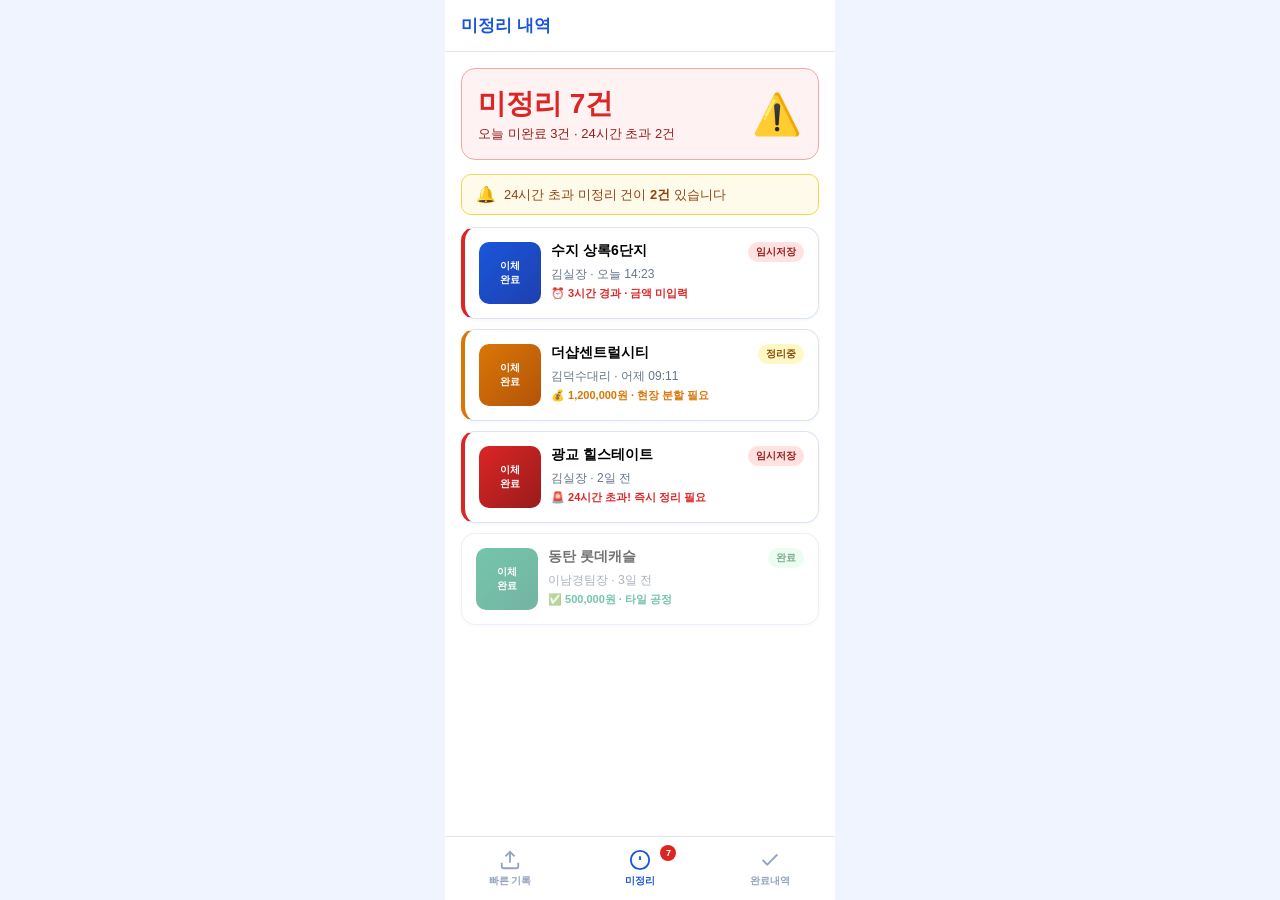
<file: payment_ux.html>
<!DOCTYPE html>
<html lang="ko">
<head>
<meta charset="UTF-8">
<meta name="viewport" content="width=device-width, initial-scale=1.0">
<title>결제 UX 프로토타입</title>
<style>
*{box-sizing:border-box;margin:0;padding:0;}
body{font-family:'Apple SD Gothic Neo','Pretendard',sans-serif;background:#f0f4ff;display:flex;justify-content:center;}
.phone{width:390px;min-height:100vh;background:#fff;position:relative;}
.screen{display:none;padding:16px 16px 80px;}
.screen.active{display:block;}
.nav-bar{position:fixed;bottom:0;width:390px;background:#fff;border-top:1px solid #dde3f5;display:flex;padding:8px 0;z-index:100;}
.nav-item{flex:1;display:flex;flex-direction:column;align-items:center;gap:3px;cursor:pointer;padding:4px 0;font-size:10px;font-weight:600;color:#94a3c0;position:relative;}
.nav-item.active{color:#1a56db;}
.nav-item svg{width:22px;height:22px;stroke:currentColor;fill:none;stroke-width:2;}
.badge-num{position:absolute;top:0;right:22%;background:#dc2626;color:#fff;font-size:9px;font-weight:700;width:16px;height:16px;border-radius:50%;display:flex;align-items:center;justify-content:center;}
.top-bar{background:rgba(255,255,255,.95);border-bottom:1px solid #dde3f5;padding:14px 16px;margin:-16px -16px 16px;display:flex;align-items:center;justify-content:space-between;}
.top-bar-title{font-size:17px;font-weight:800;color:#1a56db;}
.card{background:#fff;border:1px solid #dde3f5;border-radius:14px;padding:14px;margin-bottom:10px;box-shadow:0 1px 3px rgba(26,86,219,.06);}
.btn-primary{width:100%;padding:18px;background:linear-gradient(135deg,#1a56db,#1e40af);color:#fff;border:none;border-radius:12px;font-size:18px;font-weight:800;cursor:pointer;box-shadow:0 4px 14px rgba(26,86,219,.3);}
.btn-primary:disabled{background:#eaefff;color:#94a3c0;cursor:not-allowed;box-shadow:none;}
.btn-ghost{width:100%;padding:12px;background:none;border:1px solid #dde3f5;border-radius:10px;font-size:14px;font-weight:600;color:#64748b;cursor:pointer;margin-top:8px;}
.label{font-size:11px;color:#64748b;font-weight:700;margin-bottom:6px;letter-spacing:.4px;text-transform:uppercase;}
.input{width:100%;padding:12px 14px;border:1.5px solid #dde3f5;border-radius:10px;font-size:15px;color:#0f172a;background:#f5f7ff;outline:none;font-family:inherit;margin-bottom:12px;}
.input:focus{border-color:#1a56db;background:#fff;}
.status-badge{font-size:10px;font-weight:700;padding:3px 8px;border-radius:20px;}
.status-temp{background:#fee2e2;color:#991b1b;}
.status-progress{background:#fef9c3;color:#854d0e;}
.status-done{background:#dcfce7;color:#166534;}
.divider{height:1px;background:#dde3f5;margin:12px 0;}
</style>
</head>
<body>
<div class="phone">

  <!-- 화면1: 빠른 업로드 -->
  <div class="screen active" id="screen-upload">
    <div class="top-bar">
      <div class="top-bar-title">⚡ 빠른 기록</div>
      <span style="font-size:12px;color:#059669;font-weight:700;">● 연결됨</span>
    </div>

    <div style="background:#f0fdf4;border:1px solid #86efac;border-radius:12px;padding:12px 14px;margin-bottom:14px;">
      <div style="font-size:11px;color:#15803d;margin-bottom:4px;font-weight:700;">자동 설정됨</div>
      <div style="font-size:15px;font-weight:700;color:#15803d;">수지 상록6단지 615동 604호</div>
      <div style="font-size:12px;color:#166534;margin-top:2px;">김실장 · 오늘</div>
    </div>

    <div id="upload-area" onclick="simulateUpload()" style="border:2px dashed #c8d2f0;border-radius:14px;padding:44px 20px;text-align:center;cursor:pointer;margin-bottom:14px;background:#f5f7ff;transition:all .2s;">
      <div style="font-size:52px;margin-bottom:12px;">📷</div>
      <div style="font-size:18px;font-weight:800;color:#0f172a;margin-bottom:6px;">이체 화면 업로드</div>
      <div style="font-size:13px;color:#64748b;">카메라 또는 갤러리에서 선택</div>
    </div>

    <div id="preview-area" style="display:none;margin-bottom:14px;">
      <div style="position:relative;border-radius:12px;overflow:hidden;border:1px solid #dde3f5;">
        <div style="background:linear-gradient(135deg,#1a56db,#1e40af);height:170px;display:flex;align-items:center;justify-content:center;">
          <div style="text-align:center;color:#fff;">
            <div style="font-size:36px;margin-bottom:8px;">🏦</div>
            <div style="font-size:14px;font-weight:600;">이체 완료</div>
            <div style="font-size:24px;font-weight:800;margin-top:4px;">1,200,000원</div>
            <div style="font-size:12px;opacity:.7;margin-top:4px;">OO타일 · 14:23</div>
          </div>
        </div>
        <button onclick="removePreview()" style="position:absolute;top:8px;right:8px;background:rgba(0,0,0,.5);color:#fff;border:none;border-radius:50%;width:26px;height:26px;font-size:15px;cursor:pointer;">✕</button>
      </div>
      <div style="font-size:12px;color:#059669;margin-top:6px;text-align:center;font-weight:700;">✅ 이미지 업로드 완료</div>
    </div>

    <div style="margin-bottom:14px;">
      <div class="label">메모 (선택사항)</div>
      <input class="input" placeholder="간단히 메모..." style="margin-bottom:0;">
    </div>

    <button class="btn-primary" id="save-temp-btn" onclick="saveTempRecord()" disabled>⚡ 임시 저장</button>
    <div style="text-align:center;margin-top:10px;font-size:12px;color:#94a3c0;">금액·공정은 나중에 입력해도 됩니다</div>
  </div>

  <!-- 화면2: 미정리 내역 -->
  <div class="screen" id="screen-pending">
    <div class="top-bar">
      <div class="top-bar-title">미정리 내역</div>
    </div>

    <div style="background:#fef2f2;border:1px solid #fca5a5;border-radius:14px;padding:16px;margin-bottom:14px;">
      <div style="display:flex;justify-content:space-between;align-items:center;">
        <div>
          <div style="font-size:28px;font-weight:800;color:#dc2626;">미정리 7건</div>
          <div style="font-size:13px;color:#991b1b;margin-top:2px;">오늘 미완료 3건 · 24시간 초과 2건</div>
        </div>
        <div style="font-size:40px;">⚠️</div>
      </div>
    </div>

    <div style="background:#fffbeb;border:1px solid #fcd34d;border-radius:10px;padding:10px 14px;margin-bottom:12px;display:flex;align-items:center;gap:8px;">
      <span style="font-size:16px;">🔔</span>
      <span style="font-size:13px;color:#92400e;">24시간 초과 미정리 건이 <b>2건</b> 있습니다</span>
    </div>

    <div class="card" onclick="goToDetail()" style="cursor:pointer;border-left:4px solid #dc2626;">
      <div style="display:flex;gap:10px;">
        <div style="width:62px;height:62px;background:linear-gradient(135deg,#1a56db,#1e40af);border-radius:10px;flex-shrink:0;display:flex;align-items:center;justify-content:center;color:#fff;font-size:10px;font-weight:700;text-align:center;line-height:1.4;">이체<br>완료</div>
        <div style="flex:1;min-width:0;">
          <div style="display:flex;justify-content:space-between;align-items:flex-start;margin-bottom:4px;">
            <div style="font-size:14px;font-weight:700;">수지 상록6단지</div>
            <span class="status-badge status-temp">임시저장</span>
          </div>
          <div style="font-size:12px;color:#64748b;">김실장 · 오늘 14:23</div>
          <div style="font-size:11px;color:#dc2626;margin-top:3px;font-weight:600;">⏰ 3시간 경과 · 금액 미입력</div>
        </div>
      </div>
    </div>

    <div class="card" style="border-left:4px solid #d97706;">
      <div style="display:flex;gap:10px;">
        <div style="width:62px;height:62px;background:linear-gradient(135deg,#d97706,#b45309);border-radius:10px;flex-shrink:0;display:flex;align-items:center;justify-content:center;color:#fff;font-size:10px;font-weight:700;text-align:center;line-height:1.4;">이체<br>완료</div>
        <div style="flex:1;min-width:0;">
          <div style="display:flex;justify-content:space-between;align-items:flex-start;margin-bottom:4px;">
            <div style="font-size:14px;font-weight:700;">더샵센트럴시티</div>
            <span class="status-badge status-progress">정리중</span>
          </div>
          <div style="font-size:12px;color:#64748b;">김덕수대리 · 어제 09:11</div>
          <div style="font-size:11px;color:#d97706;margin-top:3px;font-weight:600;">💰 1,200,000원 · 현장 분할 필요</div>
        </div>
      </div>
    </div>

    <div class="card" style="border-left:4px solid #dc2626;">
      <div style="display:flex;gap:10px;">
        <div style="width:62px;height:62px;background:linear-gradient(135deg,#dc2626,#991b1b);border-radius:10px;flex-shrink:0;display:flex;align-items:center;justify-content:center;color:#fff;font-size:10px;font-weight:700;text-align:center;line-height:1.4;">이체<br>완료</div>
        <div style="flex:1;min-width:0;">
          <div style="display:flex;justify-content:space-between;align-items:flex-start;margin-bottom:4px;">
            <div style="font-size:14px;font-weight:700;">광교 힐스테이트</div>
            <span class="status-badge status-temp">임시저장</span>
          </div>
          <div style="font-size:12px;color:#64748b;">김실장 · 2일 전</div>
          <div style="font-size:11px;color:#dc2626;margin-top:3px;font-weight:700;">🚨 24시간 초과! 즉시 정리 필요</div>
        </div>
      </div>
    </div>

    <div class="card" style="opacity:.55;">
      <div style="display:flex;gap:10px;">
        <div style="width:62px;height:62px;background:linear-gradient(135deg,#059669,#047857);border-radius:10px;flex-shrink:0;display:flex;align-items:center;justify-content:center;color:#fff;font-size:10px;font-weight:700;text-align:center;line-height:1.4;">이체<br>완료</div>
        <div style="flex:1;min-width:0;">
          <div style="display:flex;justify-content:space-between;align-items:flex-start;margin-bottom:4px;">
            <div style="font-size:14px;font-weight:700;">동탄 롯데캐슬</div>
            <span class="status-badge status-done">완료</span>
          </div>
          <div style="font-size:12px;color:#64748b;">이남경팀장 · 3일 전</div>
          <div style="font-size:11px;color:#059669;margin-top:3px;font-weight:600;">✅ 500,000원 · 타일 공정</div>
        </div>
      </div>
    </div>
  </div>

  <!-- 화면3: 상세 입력 -->
  <div class="screen" id="screen-detail">
    <div class="top-bar">
      <div style="display:flex;align-items:center;gap:8px;">
        <button onclick="goBack()" style="background:none;border:none;cursor:pointer;font-size:20px;color:#64748b;">←</button>
        <div class="top-bar-title">상세 입력</div>
      </div>
      <span class="status-badge status-temp">임시저장</span>
    </div>

    <div style="background:linear-gradient(135deg,#1a56db,#1e40af);border-radius:14px;padding:20px;margin-bottom:14px;text-align:center;color:#fff;cursor:pointer;" onclick="alert('전체화면으로 표시됩니다')">
      <div style="font-size:32px;margin-bottom:8px;">🏦</div>
      <div style="font-size:13px;opacity:.7;margin-bottom:4px;">이체 완료 화면 · 탭하면 전체화면</div>
      <div style="font-size:26px;font-weight:800;">1,200,000원</div>
      <div style="font-size:12px;opacity:.6;margin-top:4px;">OO타일 · 오늘 14:23</div>
    </div>

    <div class="card">
      <div class="label">유형</div>
      <div style="display:grid;grid-template-columns:1fr 1fr 1fr;gap:6px;margin-bottom:12px;">
        <button id="type-cost" onclick="setType('cost')" style="padding:11px;border-radius:10px;border:1.5px solid #dc2626;background:#fef2f2;color:#dc2626;font-size:13px;font-weight:700;cursor:pointer;">📦 매입</button>
        <button id="type-revenue" onclick="setType('revenue')" style="padding:11px;border-radius:10px;border:1px solid #dde3f5;background:#f5f7ff;color:#64748b;font-size:13px;font-weight:600;cursor:pointer;">💰 매출</button>
        <button id="type-as" onclick="setType('as')" style="padding:11px;border-radius:10px;border:1px solid #dde3f5;background:#f5f7ff;color:#64748b;font-size:13px;font-weight:600;cursor:pointer;">🔧 AS</button>
      </div>
      <div class="label">총 이체 금액</div>
      <input class="input" type="number" inputmode="numeric" id="total-amount" value="1200000" oninput="recalc()" placeholder="총 이체 금액 입력">
      <div class="label">거래처</div>
      <input class="input" placeholder="예) OO타일, OO목공" id="vendor-input">
      <div class="label">공정</div>
      <select class="input" style="margin-bottom:0;-webkit-appearance:none;">
        <option>-- 공정 선택 --</option>
        <option>철거</option><option>목공</option><option>타일</option><option>필름</option>
        <option>욕실설비</option><option>바닥</option><option>도배</option><option>가구</option>
      </select>
    </div>

    <div class="card">
      <div style="display:flex;justify-content:space-between;align-items:center;margin-bottom:12px;">
        <div style="font-size:14px;font-weight:800;">현장별 금액 배정</div>
        <button onclick="addSite()" style="background:#e0f2fe;color:#0284c7;border:none;border-radius:8px;padding:6px 12px;font-size:12px;font-weight:700;cursor:pointer;">+ 현장 추가</button>
      </div>
      <div id="site-rows"></div>
      <div class="divider"></div>
      <div style="display:flex;justify-content:space-between;align-items:center;margin-bottom:4px;">
        <div style="font-size:13px;color:#64748b;">배정 합계</div>
        <div style="font-size:14px;font-weight:700;" id="alloc-sum-display">0원</div>
      </div>
      <div style="display:flex;justify-content:space-between;align-items:center;">
        <div style="font-size:13px;color:#64748b;">총 이체 금액</div>
        <div style="font-size:14px;font-weight:700;" id="total-display">1,200,000원</div>
      </div>
      <div style="margin-top:10px;padding:10px;border-radius:8px;text-align:center;font-size:13px;font-weight:700;" id="match-status">
        배정 금액을 입력해주세요
      </div>
    </div>

    <button class="btn-primary" id="complete-btn" onclick="completeRecord()" disabled>✅ 완료 처리</button>
    <button class="btn-ghost" onclick="saveDraft()">💾 임시 저장 후 나가기</button>
  </div>

  <!-- 네비 -->
  <nav class="nav-bar">
    <div class="nav-item" onclick="showScreen('upload')" id="nav-upload">
      <svg viewBox="0 0 24 24"><path d="M21 15v4a2 2 0 01-2 2H5a2 2 0 01-2-2v-4"/><polyline points="17 8 12 3 7 8"/><line x1="12" y1="3" x2="12" y2="15"/></svg>
      빠른 기록
    </div>
    <div class="nav-item active" onclick="showScreen('pending')" id="nav-pending">
      <div class="badge-num">7</div>
      <svg viewBox="0 0 24 24"><circle cx="12" cy="12" r="10"/><line x1="12" y1="8" x2="12" y2="12"/><line x1="12" y1="16" x2="12.01" y2="16"/></svg>
      미정리
    </div>
    <div class="nav-item" id="nav-done">
      <svg viewBox="0 0 24 24"><polyline points="20 6 9 17 4 12"/></svg>
      완료내역
    </div>
  </nav>
</div>

<script>
const sites = ['수지 상록6단지 615동 604호','더샵센트럴시티 2차','동탄 롯데캐슬','광교 힐스테이트','판교 TH212'];
let allocations = [{ site: '', amount: '' }];

function showScreen(name) {
  document.querySelectorAll('.screen').forEach(s => s.classList.remove('active'));
  document.querySelectorAll('.nav-item').forEach(n => n.classList.remove('active'));
  document.getElementById('screen-' + name).classList.add('active');
  document.getElementById('nav-' + name).classList.add('active');
}

function simulateUpload() {
  document.getElementById('upload-area').style.display = 'none';
  document.getElementById('preview-area').style.display = 'block';
  document.getElementById('save-temp-btn').disabled = false;
}

function removePreview() {
  document.getElementById('upload-area').style.display = 'block';
  document.getElementById('preview-area').style.display = 'none';
  document.getElementById('save-temp-btn').disabled = true;
}

function saveTempRecord() {
  alert('✅ 임시 저장 완료!\n금액·공정은 나중에 입력해도 됩니다.');
  showScreen('pending');
}

function goToDetail() {
  document.querySelectorAll('.screen').forEach(s => s.classList.remove('active'));
  document.getElementById('screen-detail').classList.add('active');
  renderSiteRows();
  recalc();
}

function goBack() { showScreen('pending'); }

function setType(t) {
  const colors = { cost:['#fef2f2','#dc2626'], revenue:['#f0fdf4','#059669'], as:['#fffbeb','#d97706'] };
  ['cost','revenue','as'].forEach(tp => {
    const btn = document.getElementById('type-' + tp);
    if (tp === t) {
      btn.style.background = colors[tp][0];
      btn.style.color = colors[tp][1];
      btn.style.border = '1.5px solid ' + colors[tp][1];
    } else {
      btn.style.background = '#f5f7ff';
      btn.style.color = '#64748b';
      btn.style.border = '1px solid #dde3f5';
    }
  });
}

function addSite() {
  allocations.push({ site: '', amount: '' });
  renderSiteRows();
  recalc();
}

function removeSite(idx) {
  if (allocations.length <= 1) return;
  allocations.splice(idx, 1);
  renderSiteRows();
  recalc();
}

function renderSiteRows() {
  const container = document.getElementById('site-rows');
  container.innerHTML = allocations.map((alloc, i) => `
    <div style="display:flex;gap:6px;align-items:center;margin-bottom:8px;">
      <select onchange="allocations[${i}].site=this.value;recalc()"
        style="flex:1;padding:10px;border:1.5px solid #dde3f5;border-radius:10px;font-size:13px;background:#f5f7ff;color:#0f172a;outline:none;-webkit-appearance:none;">
        <option value="">현장 선택</option>
        ${sites.map(s => `<option value="${s}" ${alloc.site===s?'selected':''}>${s.length>13?s.slice(0,13)+'..':s}</option>`).join('')}
      </select>
      <input type="number" inputmode="numeric" value="${alloc.amount||''}"
        onchange="allocations[${i}].amount=parseInt(this.value)||0;recalc()"
        oninput="allocations[${i}].amount=parseInt(this.value)||0;recalc()"
        placeholder="금액"
        style="width:100px;padding:10px;border:1.5px solid #dde3f5;border-radius:10px;font-size:13px;background:#f5f7ff;color:#0f172a;outline:none;text-align:right;">
      <button onclick="removeSite(${i})"
        style="background:none;border:none;color:#dc2626;font-size:20px;cursor:pointer;padding:4px;flex-shrink:0;">✕</button>
    </div>
  `).join('');
}

function recalc() {
  const total = parseInt(document.getElementById('total-amount')?.value) || 0;
  const sum = allocations.reduce((a,b) => a + (parseInt(b.amount)||0), 0);
  const diff = total - sum;
  document.getElementById('alloc-sum-display').textContent = sum.toLocaleString() + '원';
  document.getElementById('total-display').textContent = total.toLocaleString() + '원';
  const statusEl = document.getElementById('match-status');
  const completeBtn = document.getElementById('complete-btn');
  if (total === 0) {
    statusEl.textContent = '총 이체 금액을 입력해주세요';
    statusEl.style.background = '#f5f7ff'; statusEl.style.color = '#64748b';
    completeBtn.disabled = true;
  } else if (sum === total && sum > 0) {
    statusEl.textContent = '✅ 금액 일치! 완료 처리 가능합니다';
    statusEl.style.background = '#f0fdf4'; statusEl.style.color = '#15803d';
    completeBtn.disabled = false;
  } else if (diff > 0) {
    statusEl.textContent = `⚠️ ${diff.toLocaleString()}원 부족`;
    statusEl.style.background = '#fef2f2'; statusEl.style.color = '#dc2626';
    completeBtn.disabled = true;
  } else {
    statusEl.textContent = `⚠️ ${Math.abs(diff).toLocaleString()}원 초과`;
    statusEl.style.background = '#fef2f2'; statusEl.style.color = '#dc2626';
    completeBtn.disabled = true;
  }
}

function completeRecord() {
  alert('✅ 완료 처리!\n\n현장별로 개별 매입 내역이 저장됩니다:\n' +
    allocations.filter(a=>a.site&&a.amount).map(a=>`• ${a.site}: ${parseInt(a.amount).toLocaleString()}원`).join('\n'));
  showScreen('pending');
}

function saveDraft() {
  alert('💾 임시 저장!\n미정리 내역에서 이어서 입력할 수 있습니다.');
  showScreen('pending');
}

showScreen('pending');
renderSiteRows();
recalc();
</script>
</body>
</html>
</file>
